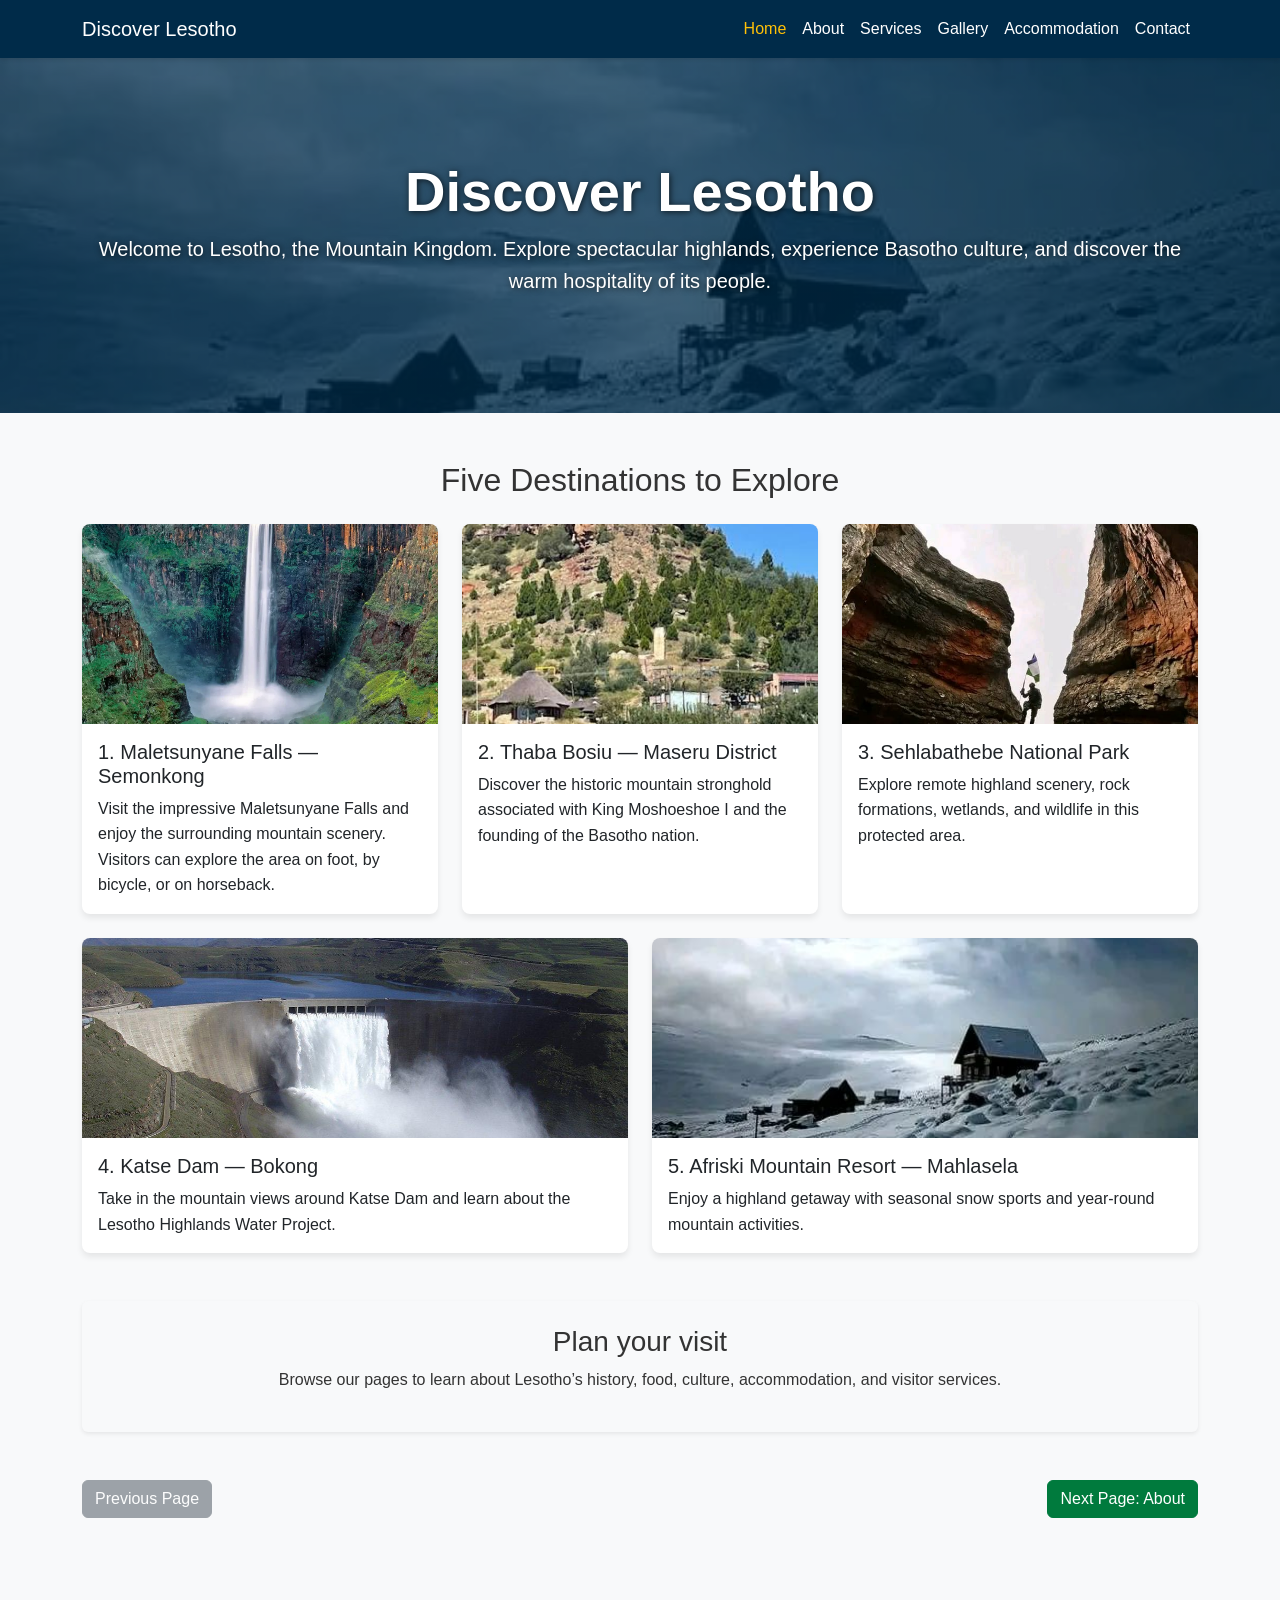
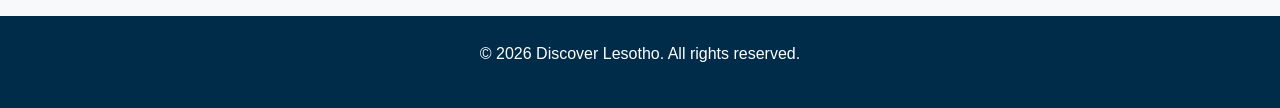
<file: index.html>
<!DOCTYPE html>
<html lang="en">
<head>
    <meta charset="UTF-8">
    <meta name="viewport" content="width=device-width, initial-scale=1.0">
    <title>Discover Lesotho - Home</title>
    <link href="https://cdn.jsdelivr.net/npm/bootstrap@5.3.0/dist/css/bootstrap.min.css" rel="stylesheet">
    <link rel="stylesheet" href="style.css">
</head>
<body>
    <header>
        <nav class="navbar navbar-expand-lg navbar-dark">
            <div class="container">
                <a class="navbar-brand" href="index.html">Discover Lesotho</a>
                <button class="navbar-toggler" type="button" data-bs-toggle="collapse" data-bs-target="#navbarNav">
                    <span class="navbar-toggler-icon"></span>
                </button>
                <div class="collapse navbar-collapse" id="navbarNav">
                    <ul class="navbar-nav ms-auto">
                        <li class="nav-item"><a class="nav-link active" href="index.html">Home</a></li>
                        <li class="nav-item"><a class="nav-link" href="about.html">About</a></li>
                        <li class="nav-item"><a class="nav-link" href="services.html">Services</a></li>
                        <li class="nav-item"><a class="nav-link" href="gallery.html">Gallery</a></li>
                        <li class="nav-item"><a class="nav-link" href="accommodation.html">Accommodation</a></li>
                        <li class="nav-item"><a class="nav-link" href="contact.html">Contact</a></li>
                    </ul>
                </div>
            </div>
        </nav>
    </header>

    <main>
        <section class="hero-section text-center">
            <div class="container">
                <h1 class="display-4 fw-bold">Discover Lesotho</h1>
                <p class="lead">Welcome to Lesotho, the Mountain Kingdom. Explore spectacular highlands, experience Basotho culture, and discover the warm hospitality of its people.</p>
            </div>
        </section>

        <div class="container my-5">
            <h2 class="text-center mb-4">Five Destinations to Explore</h2>
            <div class="row g-4">
                <div class="col-md-4">
                    <div class="card h-100">
                        <img src="maletsunyane.jpg" class="card-img-top" alt="Maletsunyane Falls">
                        <div class="card-body">
                            <h5 class="card-title">1. Maletsunyane Falls — Semonkong</h5>
                            <p class="card-text">Visit the impressive Maletsunyane Falls and enjoy the surrounding mountain scenery. Visitors can explore the area on foot, by bicycle, or on horseback.</p>
                        </div>
                    </div>
                </div>
                <div class="col-md-4">
                    <div class="card h-100">
                        <img src="thaba bosiu.jpg" class="card-img-top" alt="Thaba Bosiu">
                        <div class="card-body">
                            <h5 class="card-title">2. Thaba Bosiu — Maseru District</h5>
                            <p class="card-text">Discover the historic mountain stronghold associated with King Moshoeshoe I and the founding of the Basotho nation.</p>
                        </div>
                    </div>
                </div>
                <div class="col-md-4">
                    <div class="card h-100">
                        <img src="sehlabathebe.jpeg" class="card-img-top" alt="Sehlabathebe National Park">
                        <div class="card-body">
                            <h5 class="card-title">3. Sehlabathebe National Park</h5>
                            <p class="card-text">Explore remote highland scenery, rock formations, wetlands, and wildlife in this protected area.</p>
                        </div>
                    </div>
                </div>
                <div class="col-md-6">
                    <div class="card h-100">
                        <img src="katse-dam.jpg" class="card-img-top" alt="Katse Dam">
                        <div class="card-body">
                            <h5 class="card-title">4. Katse Dam — Bokong</h5>
                            <p class="card-text">Take in the mountain views around Katse Dam and learn about the Lesotho Highlands Water Project.</p>
                        </div>
                    </div>
                </div>
                <div class="col-md-6">
                    <div class="card h-100">
                        <img src="afriski mountain resort.jpeg" class="card-img-top" alt="Afriski Mountain Resort">
                        <div class="card-body">
                            <h5 class="card-title">5. Afriski Mountain Resort — Mahlasela</h5>
                            <p class="card-text">Enjoy a highland getaway with seasonal snow sports and year-round mountain activities.</p>
                        </div>
                    </div>
                </div>
            </div>

            <div class="mt-5 p-4 bg-light rounded text-center shadow-sm">
                <h3>Plan your visit</h3>
                <p>Browse our pages to learn about Lesotho’s history, food, culture, accommodation, and visitor services.</p>
            </div>

       
            <div class="d-flex justify-content-between mt-5">
                <button class="btn btn-secondary" disabled>Previous Page</button>
                <a href="about.html" class="btn btn-primary">Next Page: About</a>
            </div>
        </div>
    </main>

    <footer>
        <p>&copy; 2026 Discover Lesotho. All rights reserved.</p>
    </footer>

    <script src="https://cdn.jsdelivr.net/npm/bootstrap@5.3.0/dist/js/bootstrap.bundle.min.js"></script>
    <script src="script.js"></script>
</body>
</html>
</file>
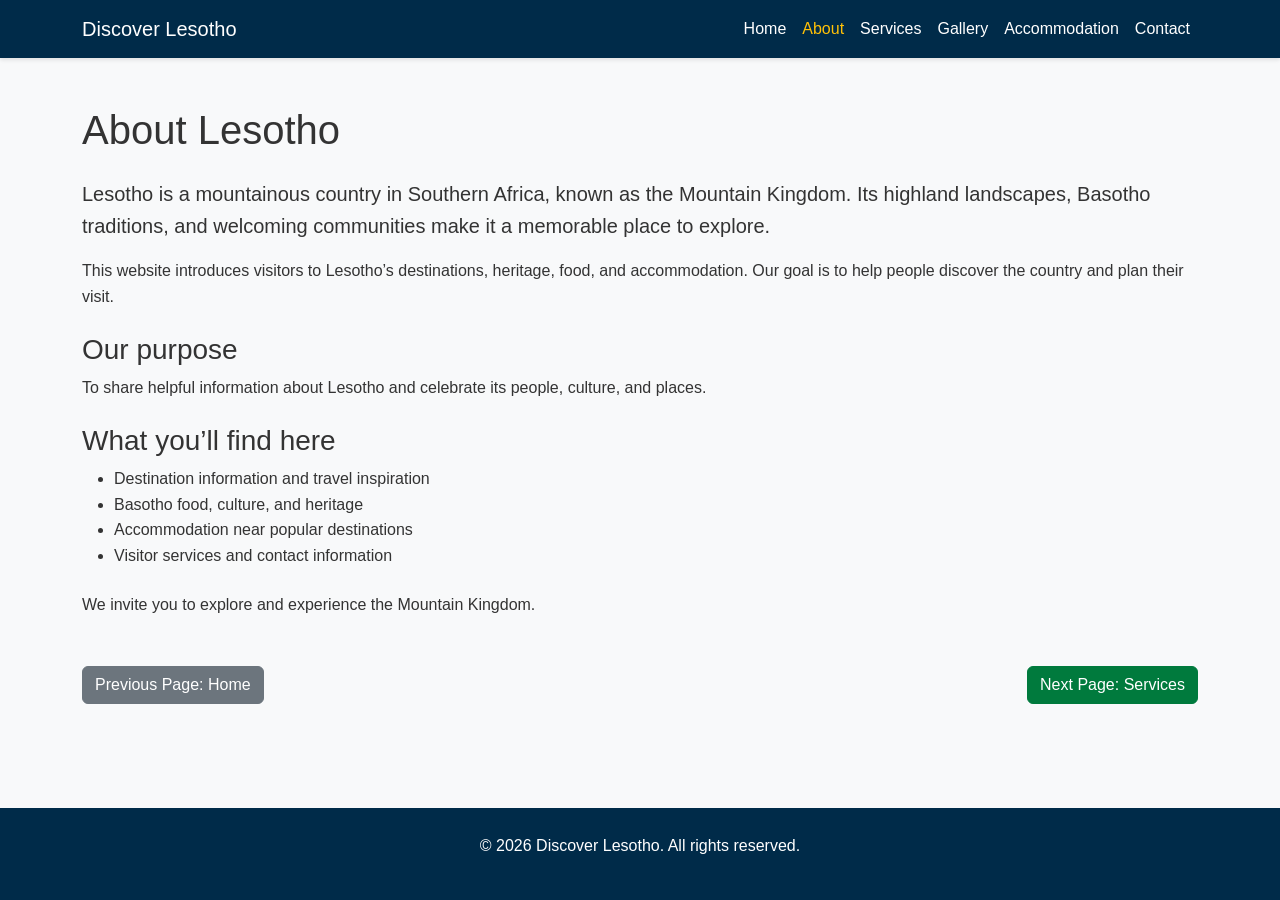
<file: about.html>
<!DOCTYPE html>
<html lang="en">
<head>
    <meta charset="UTF-8">
    <meta name="viewport" content="width=device-width, initial-scale=1.0">
    <title>Discover Lesotho - About</title>
    <link href="https://cdn.jsdelivr.net/npm/bootstrap@5.3.0/dist/css/bootstrap.min.css" rel="stylesheet">
    <link rel="stylesheet" href="style.css">
</head>
<body>
    <header>
        <nav class="navbar navbar-expand-lg navbar-dark">
            <div class="container">
                <a class="navbar-brand" href="index.html">Discover Lesotho</a>
                <button class="navbar-toggler" type="button" data-bs-toggle="collapse" data-bs-target="#navbarNav">
                    <span class="navbar-toggler-icon"></span>
                </button>
                <div class="collapse navbar-collapse" id="navbarNav">
                    <ul class="navbar-nav ms-auto">
                        <li class="nav-item"><a class="nav-link" href="index.html">Home</a></li>
                        <li class="nav-item"><a class="nav-link active" href="about.html">About</a></li>
                        <li class="nav-item"><a class="nav-link" href="services.html">Services</a></li>
                        <li class="nav-item"><a class="nav-link" href="gallery.html">Gallery</a></li>
                        <li class="nav-item"><a class="nav-link" href="accommodation.html">Accommodation</a></li>
                        <li class="nav-item"><a class="nav-link" href="contact.html">Contact</a></li>
                    </ul>
                </div>
            </div>
        </nav>
    </header>

    <main class="container my-5">
        <h1 class="mb-4">About Lesotho</h1>
        <p class="lead">Lesotho is a mountainous country in Southern Africa, known as the Mountain Kingdom. Its highland landscapes, Basotho traditions, and welcoming communities make it a memorable place to explore.</p>
        
        <p>This website introduces visitors to Lesotho’s destinations, heritage, food, and accommodation. Our goal is to help people discover the country and plan their visit.</p>

        <h3 class="mt-4">Our purpose</h3>
        <p>To share helpful information about Lesotho and celebrate its people, culture, and places.</p>

        <h3 class="mt-4">What you’ll find here</h3>
        <ul>
            <li>Destination information and travel inspiration</li>
            <li>Basotho food, culture, and heritage</li>
            <li>Accommodation near popular destinations</li>
            <li>Visitor services and contact information</li>
        </ul>

        <p class="mt-4">We invite you to explore and experience the Mountain Kingdom.</p>

        <div class="d-flex justify-content-between mt-5">
            <a href="index.html" class="btn btn-secondary">Previous Page: Home</a>
            <a href="services.html" class="btn btn-primary">Next Page: Services</a>
        </div>
    </main>

    <footer>
        <p>&copy; 2026 Discover Lesotho. All rights reserved.</p>
    </footer>

    <script src="https://cdn.jsdelivr.net/npm/bootstrap@5.3.0/dist/js/bootstrap.bundle.min.js"></script>
    <script src="script.js"></script>
</body>
</html>
</file>
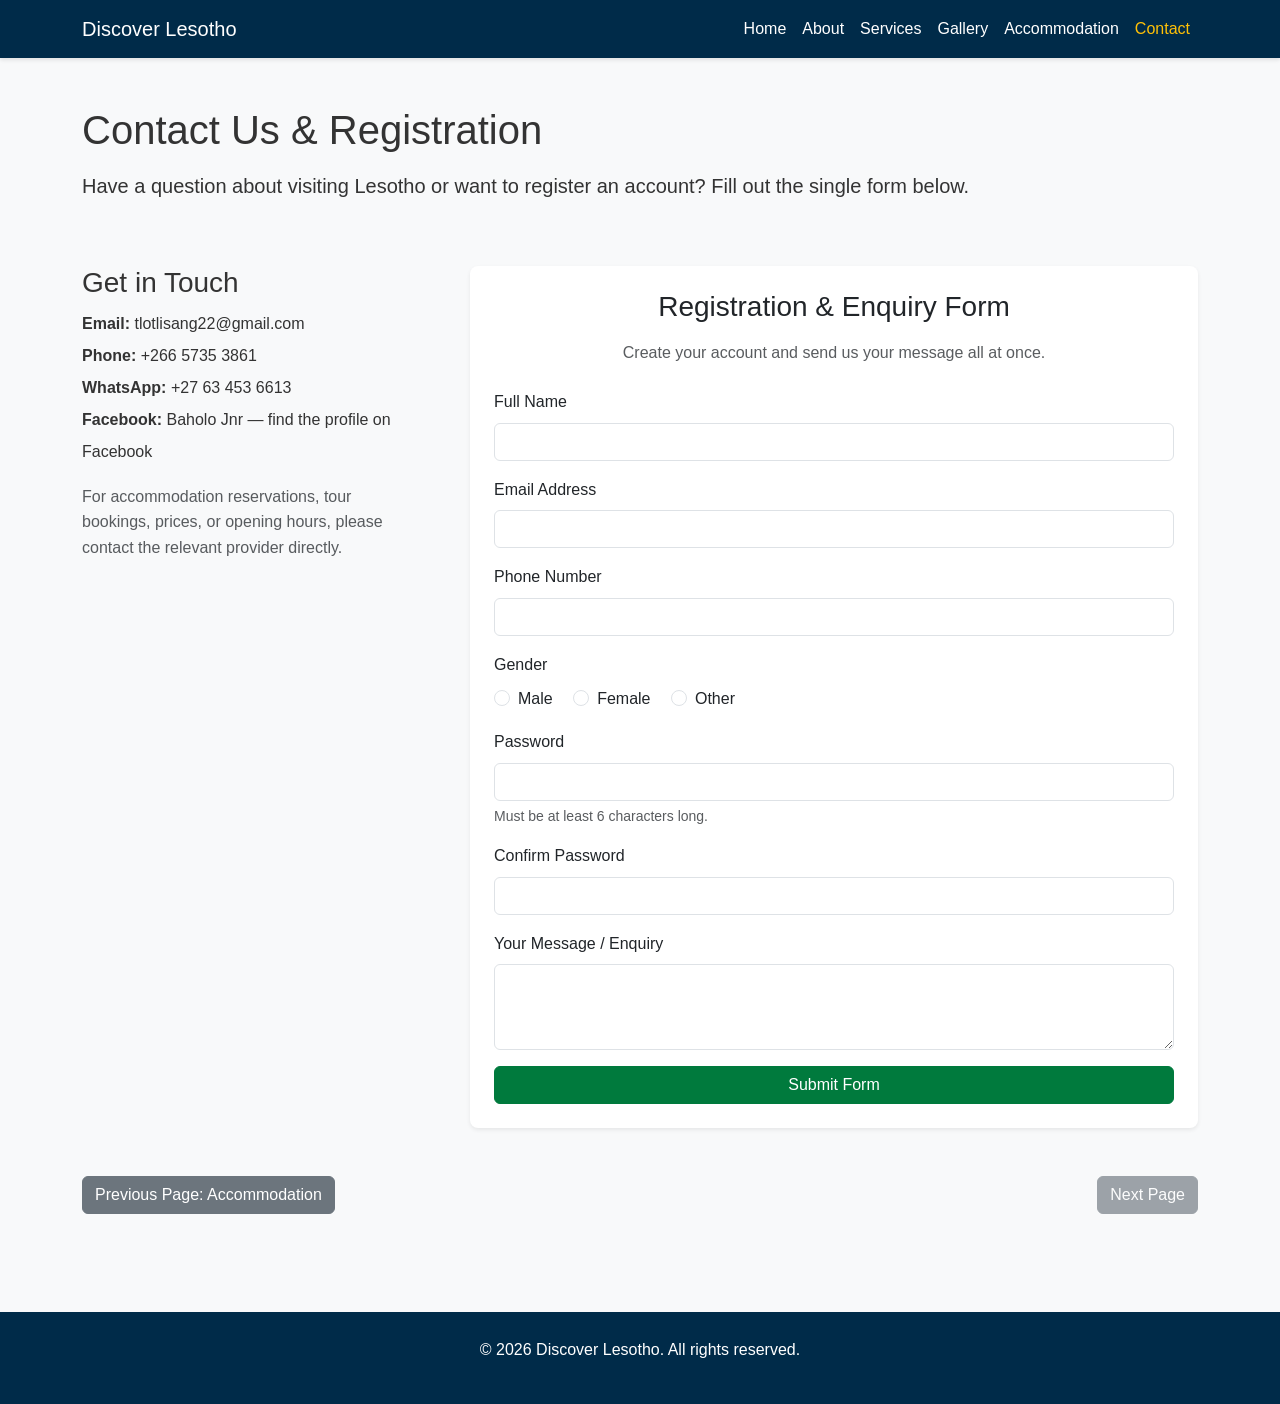
<file: contact.html>
<!DOCTYPE html>
<html lang="en">
<head>
    <meta charset="UTF-8">
    <meta name="viewport" content="width=device-width, initial-scale=1.0">
    <title>Discover Lesotho - Contact & Registration</title>
    
    <link href="https://cdn.jsdelivr.net/npm/bootstrap@5.3.0/dist/css/bootstrap.min.css" rel="stylesheet">
    
    <link rel="stylesheet" href="style.css">
</head>
<body>
    <header>
        <nav class="navbar navbar-expand-lg navbar-dark">
            <div class="container">
                <a class="navbar-brand" href="index.html">Discover Lesotho</a>
                <button class="navbar-toggler" type="button" data-bs-toggle="collapse" data-bs-target="#navbarNav">
                    <span class="navbar-toggler-icon"></span>
                </button>
                <div class="collapse navbar-collapse" id="navbarNav">
                    <ul class="navbar-nav ms-auto">
                        <li class="nav-item"><a class="nav-link" href="index.html">Home</a></li>
                        <li class="nav-item"><a class="nav-link" href="about.html">About</a></li>
                        <li class="nav-item"><a class="nav-link" href="services.html">Services</a></li>
                        <li class="nav-item"><a class="nav-link" href="gallery.html">Gallery</a></li>
                        <li class="nav-item"><a class="nav-link" href="accommodation.html">Accommodation</a></li>
                        <li class="nav-item"><a class="nav-link active" href="contact.html">Contact</a></li>
                    </ul>
                </div>
            </div>
        </nav>
    </header>

    <main class="container my-5">
        <h1 class="mb-3">Contact Us & Registration</h1>
        <p class="lead">Have a question about visiting Lesotho or want to register an account? Fill out the single form below.</p>

        <div class="row g-5 my-3">
    
            <div class="col-md-4">
                <h3>Get in Touch</h3>
                <ul class="list-unstyled lh-lg">
                    <li><strong>Email:</strong> tlotlisang22@gmail.com</li>
                    <li><strong>Phone:</strong> +266 5735 3861</li>
                    <li><strong>WhatsApp:</strong> +27 63 453 6613</li>
                    <li><strong>Facebook:</strong> Baholo Jnr — find the profile on Facebook</li>
                </ul>
                <p class="text-muted mt-3">For accommodation reservations, tour bookings, prices, or opening hours, please contact the relevant provider directly.</p>
            </div>

    
            <div class="col-md-8">
                <div class="card p-4 shadow-sm">
                    <h3 class="mb-3 text-center">Registration & Enquiry Form</h3>
                    <p class="text-muted text-center mb-4">Create your account and send us your message all at once.</p>
                    
                    <form id="combinedForm">
                        <div class="mb-3">
                            <label for="fullName" class="form-label">Full Name</label>
                            <input type="text" class="form-control" id="fullName" required>
                        </div>
                        <div class="mb-3">
                            <label for="email" class="form-label">Email Address</label>
                            <input type="email" class="form-control" id="email" required>
                        </div>
                        <div class="mb-3">
                            <label for="phone" class="form-label">Phone Number</label>
                            <input type="tel" class="form-control" id="phone" required>
                        </div>
                        <div class="mb-3">
                            <label class="form-label d-block">Gender</label>
                            <div class="form-check form-check-inline">
                                <input class="form-check-input" type="radio" name="gender" id="genderMale" value="Male" required>
                                <label class="form-check-label" for="genderMale">Male</label>
                            </div>
                            <div class="form-check form-check-inline">
                                <input class="form-check-input" type="radio" name="gender" id="genderFemale" value="Female">
                                <label class="form-check-label" for="genderFemale">Female</label>
                            </div>
                            <div class="form-check form-check-inline">
                                <input class="form-check-input" type="radio" name="gender" id="genderOther" value="Other">
                                <label class="form-check-label" for="genderOther">Other</label>
                            </div>
                        </div>
                        <div class="mb-3">
                            <label for="password" class="form-label">Password</label>
                            <input type="password" class="form-control" id="password" minlength="6" required>
                            <div class="form-text">Must be at least 6 characters long.</div>
                        </div>
                        <div class="mb-3">
                            <label for="confirmPassword" class="form-label">Confirm Password</label>
                            <input type="password" class="form-control" id="confirmPassword" minlength="6" required>
                        </div>
                        <div class="mb-3">
                            <label for="message" class="form-label">Your Message / Enquiry</label>
                            <textarea class="form-control" id="message" rows="3" required></textarea>
                        </div>
                        <button type="submit" class="btn btn-primary w-100">Submit Form</button>
                    </form>
                </div>
            </div>
        </div>

    
        <div class="d-flex justify-content-between mt-5">
            <a href="accommodation.html" class="btn btn-secondary">Previous Page: Accommodation</a>
            <button class="btn btn-secondary" disabled>Next Page</button>
        </div>
    </main>

    
    <footer>
        <p>&copy; 2026 Discover Lesotho. All rights reserved.</p>
    </footer>

    <!-- Bootstrap 5 JS Bundle -->
    <script src="https://cdn.jsdelivr.net/npm/bootstrap@5.3.0/dist/js/bootstrap.bundle.min.js"></script>
    <script src="script.js"></script>
</body>
</html>
</file>
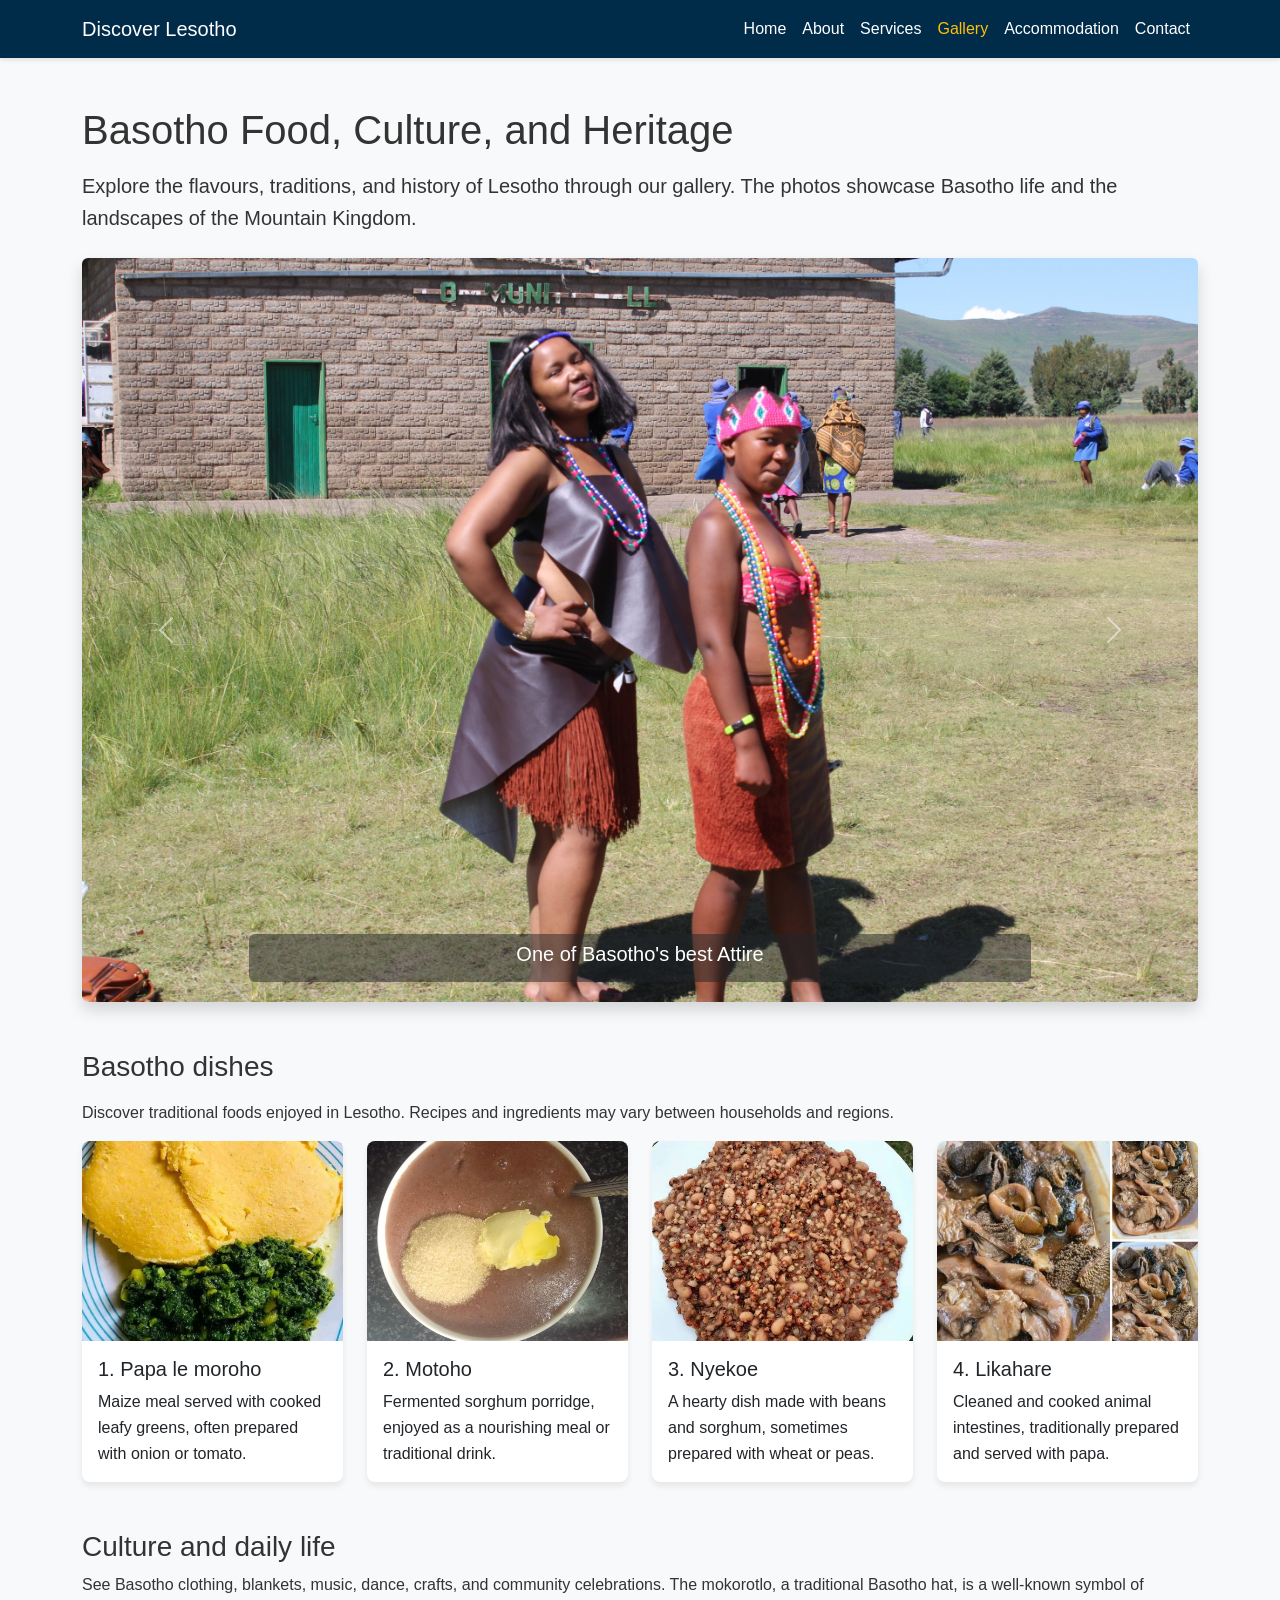
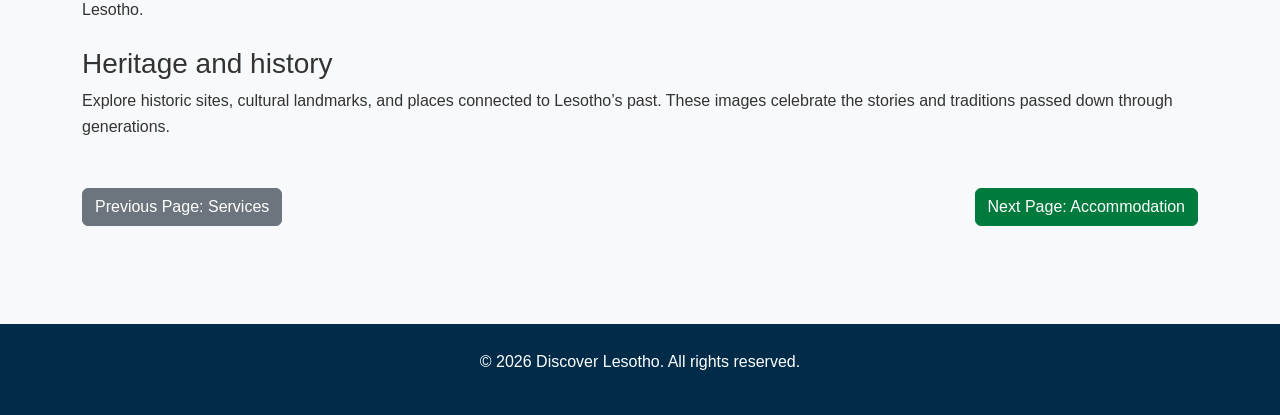
<file: gallery.html>
<!DOCTYPE html>
<html lang="en">
<head>
    <meta charset="UTF-8">
    <meta name="viewport" content="width=device-width, initial-scale=1.0">
    <title>Discover Lesotho - Gallery</title>
    
    <link href="https://cdn.jsdelivr.net/npm/bootstrap@5.3.0/dist/css/bootstrap.min.css" rel="stylesheet">

    <link rel="stylesheet" href="style.css">
</head>
<body>
    <header>
        <nav class="navbar navbar-expand-lg navbar-dark">
            <div class="container">
                <a class="navbar-brand" href="index.html">Discover Lesotho</a>
                <button class="navbar-toggler" type="button" data-bs-toggle="collapse" data-bs-target="#navbarNav">
                    <span class="navbar-toggler-icon"></span>
                </button>
                <div class="collapse navbar-collapse" id="navbarNav">
                    <ul class="navbar-nav ms-auto">
                        <li class="nav-item"><a class="nav-link" href="index.html">Home</a></li>
                        <li class="nav-item"><a class="nav-link" href="about.html">About</a></li>
                        <li class="nav-item"><a class="nav-link" href="services.html">Services</a></li>
                        <li class="nav-item"><a class="nav-link active" href="gallery.html">Gallery</a></li>
                        <li class="nav-item"><a class="nav-link" href="accommodation.html">Accommodation</a></li>
                        <li class="nav-item"><a class="nav-link" href="contact.html">Contact</a></li>
                    </ul>
                </div>
            </div>
        </nav>
    </header>

    <main class="container my-5">
        <h1 class="mb-3">Basotho Food, Culture, and Heritage</h1>
        <p class="lead">Explore the flavours, traditions, and history of Lesotho through our gallery. The photos showcase Basotho life and the landscapes of the Mountain Kingdom.</p>

        
        <div id="galleryCarousel" class="carousel slide my-4 shadow rounded overflow-hidden" data-bs-ride="carousel">
            <div class="carousel-inner">
                <div class="carousel-item active">
                    <img src="Picture-3-scaled.jpg" class="d-block w-100" alt="Heritage site">
                    <div class="carousel-caption d-none d-md-block bg-dark bg-opacity-50 rounded p-2">
                        <h5>One of Basotho's best Attire</h5>
                    </div>
                </div>
                <div class="carousel-item">
                    <img src="basotho blankets" class="d-block w-100" alt="Basotho blankets">
                    <div class="carousel-caption d-none d-md-block bg-dark bg-opacity-50 rounded p-2">
                        <h5>Basotho blankets worn for warmth and cultural expression</h5>
                    </div>
                </div>
                <div class="carousel-item">
                    <img src="Lisebelisoa-Tsa-Lapeng-Tsa-Basotho-Sesotho-Chart.jpg" class="d-block w-100" alt="Community celebration">
                    <div class="carousel-caption d-none d-md-block bg-dark bg-opacity-50 rounded p-2">
                        <h5>Basotho traditional products</h5>
                    </div>
                </div>
            </div>
            <button class="carousel-control-prev" type="button" data-bs-target="#galleryCarousel" data-bs-slide="prev">
                <span class="carousel-control-prev-icon"></span>
            </button>
            <button class="carousel-control-next" type="button" data-bs-target="#galleryCarousel" data-bs-slide="next">
                <span class="carousel-control-next-icon"></span>
            </button>
        </div>

        
        <h3 class="mt-5 mb-3">Basotho dishes</h3>
        <p>Discover traditional foods enjoyed in Lesotho. Recipes and ingredients may vary between households and regions.</p>
        
        <div class="row g-4 mb-5">
            <div class="col-md-6 col-lg-3">
                <div class="card h-100">
                    <img src="papa le moroho.jpg" class="card-img-top" alt="Papa le moroho">
                    <div class="card-body">
                        <h5 class="card-title">1. Papa le moroho</h5>
                        <p class="card-text">Maize meal served with cooked leafy greens, often prepared with onion or tomato.</p>
                    </div>
                </div>
            </div>
            <div class="col-md-6 col-lg-3">
                <div class="card h-100">
                    <img src="motoho.jpg" class="card-img-top" alt="Motoho">
                    <div class="card-body">
                        <h5 class="card-title">2. Motoho</h5>
                        <p class="card-text">Fermented sorghum porridge, enjoyed as a nourishing meal or traditional drink.</p>
                    </div>
                </div>
            </div>
            <div class="col-md-6 col-lg-3">
                <div class="card h-100">
                    <img src="nyekoe.jpg" class="card-img-top" alt="Nyekoe">
                    <div class="card-body">
                        <h5 class="card-title">3. Nyekoe</h5>
                        <p class="card-text">A hearty dish made with beans and sorghum, sometimes prepared with wheat or peas.</p>
                    </div>
                </div>
            </div>
            <div class="col-md-6 col-lg-3">
                <div class="card h-100">
                    <img src="likahare.jpg" class="card-img-top" alt="Likahare">
                    <div class="card-body">
                        <h5 class="card-title">4. Likahare</h5>
                        <p class="card-text">Cleaned and cooked animal intestines, traditionally prepared and served with papa.</p>
                    </div>
                </div>
            </div>
        </div>

        
        <h3 class="mt-4">Culture and daily life</h3>
        <p>See Basotho clothing, blankets, music, dance, crafts, and community celebrations. The mokorotlo, a traditional Basotho hat, is a well-known symbol of Lesotho.</p>

        <h3 class="mt-4">Heritage and history</h3>
        <p>Explore historic sites, cultural landmarks, and places connected to Lesotho’s past. These images celebrate the stories and traditions passed down through generations.</p>

           <div class="d-flex justify-content-between mt-5">
            <a href="services.html" class="btn btn-secondary">Previous Page: Services</a>
            <a href="accommodation.html" class="btn btn-primary">Next Page: Accommodation</a>
        </div>
    </main>

    
    <footer>
        <p>&copy; 2026 Discover Lesotho. All rights reserved.</p>
    </footer>

    <!-- Bootstrap 5 JS Bundle -->
    <script src="https://cdn.jsdelivr.net/npm/bootstrap@5.3.0/dist/js/bootstrap.bundle.min.js"></script>
    <script src="script.js"></script>
</body>
</html>
</file>
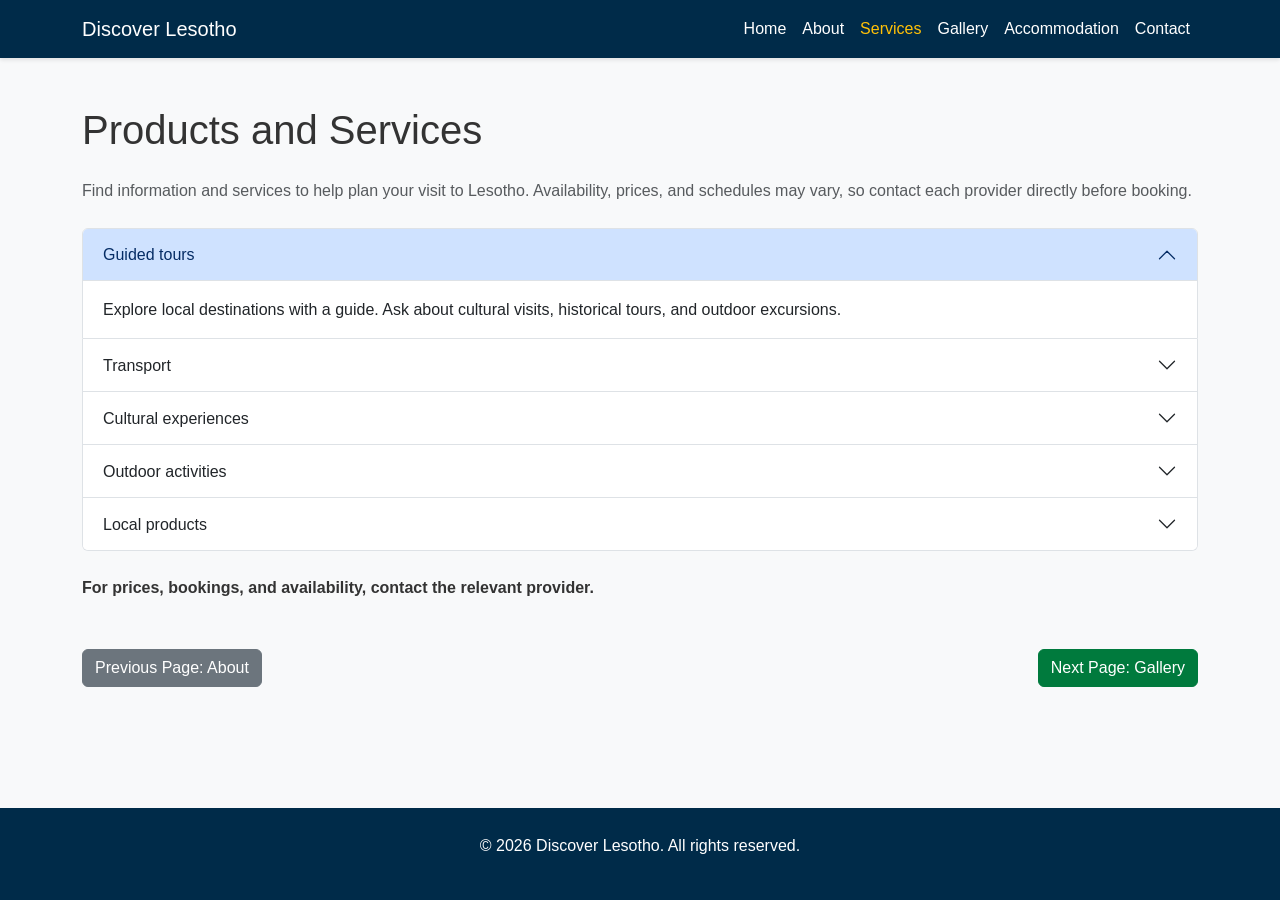
<file: services.html>
<!DOCTYPE html>
<html lang="en">
<head>
    <meta charset="UTF-8">
    <meta name="viewport" content="width=device-width, initial-scale=1.0">
    <title>Discover Lesotho - Products & Services</title>
    <link href="https://cdn.jsdelivr.net/npm/bootstrap@5.3.0/dist/css/bootstrap.min.css" rel="stylesheet">
    <link rel="stylesheet" href="style.css">
</head>
<body>
    <header>
        <nav class="navbar navbar-expand-lg navbar-dark">
            <div class="container">
                <a class="navbar-brand" href="index.html">Discover Lesotho</a>
                <button class="navbar-toggler" type="button" data-bs-toggle="collapse" data-bs-target="#navbarNav">
                    <span class="navbar-toggler-icon"></span>
                </button>
                <div class="collapse navbar-collapse" id="navbarNav">
                    <ul class="navbar-nav ms-auto">
                        <li class="nav-item"><a class="nav-link" href="index.html">Home</a></li>
                        <li class="nav-item"><a class="nav-link" href="about.html">About</a></li>
                        <li class="nav-item"><a class="nav-link active" href="services.html">Services</a></li>
                        <li class="nav-item"><a class="nav-link" href="gallery.html">Gallery</a></li>
                        <li class="nav-item"><a class="nav-link" href="accommodation.html">Accommodation</a></li>
                        <li class="nav-item"><a class="nav-link" href="contact.html">Contact</a></li>
                    </ul>
                </div>
            </div>
        </nav>
    </header>

    <main class="container my-5">
        <h1 class="mb-4">Products and Services</h1>
        <p class="text-muted">Find information and services to help plan your visit to Lesotho. Availability, prices, and schedules may vary, so contact each provider directly before booking.</p>

        <div class="accordion my-4" id="servicesAccordion">
            <div class="accordion-item">
                <h2 class="accordion-header" id="headingOne">
                    <button class="accordion-button" type="button" data-bs-toggle="collapse" data-bs-target="#collapseOne">
                        Guided tours
                    </button>
                </h2>
                <div id="collapseOne" class="accordion-collapse collapse show" data-bs-parent="#servicesAccordion">
                    <div class="accordion-body">
                        Explore local destinations with a guide. Ask about cultural visits, historical tours, and outdoor excursions.
                    </div>
                </div>
            </div>
            <div class="accordion-item">
                <h2 class="accordion-header" id="headingTwo">
                    <button class="accordion-button collapsed" type="button" data-bs-toggle="collapse" data-bs-target="#collapseTwo">
                        Transport
                    </button>
                </h2>
                <div id="collapseTwo" class="accordion-collapse collapse" data-bs-parent="#servicesAccordion">
                    <div class="accordion-body">
                        Find transport options for travelling between towns and attractions. Confirm routes, schedules, and prices with the provider.
                    </div>
                </div>
            </div>
            <div class="accordion-item">
                <h2 class="accordion-header" id="headingThree">
                    <button class="accordion-button collapsed" type="button" data-bs-toggle="collapse" data-bs-target="#collapseThree">
                        Cultural experiences
                    </button>
                </h2>
                <div id="collapseThree" class="accordion-collapse collapse" data-bs-parent="#servicesAccordion">
                    <div class="accordion-body">
                        Discover Basotho traditions, crafts, music, food, and daily life through experiences offered by local people and organisations.
                    </div>
                </div>
            </div>
            <div class="accordion-item">
                <h2 class="accordion-header" id="headingFour">
                    <button class="accordion-button collapsed" type="button" data-bs-toggle="collapse" data-bs-target="#collapseFour">
                        Outdoor activities
                    </button>
                </h2>
                <div id="collapseFour" class="accordion-collapse collapse" data-bs-parent="#servicesAccordion">
                    <div class="accordion-body">
                        Explore activities such as hiking, horse riding, mountain biking, and seasonal snow sports. Check local conditions and safety requirements before setting out.
                    </div>
                </div>
            </div>
            <div class="accordion-item">
                <h2 class="accordion-header" id="headingFive">
                    <button class="accordion-button collapsed" type="button" data-bs-toggle="collapse" data-bs-target="#collapseFive">
                        Local products
                    </button>
                </h2>
                <div id="collapseFive" class="accordion-collapse collapse" data-bs-parent="#servicesAccordion">
                    <div class="accordion-body">
                        Discover Basotho crafts, textiles, souvenirs, and locally made goods. Where possible, buy directly from local makers.
                    </div>
                </div>
            </div>
        </div>

        <p class="fw-bold mt-4">For prices, bookings, and availability, contact the relevant provider.</p>

        <div class="d-flex justify-content-between mt-5">
            <a href="about.html" class="btn btn-secondary">Previous Page: About</a>
            <a href="gallery.html" class="btn btn-primary">Next Page: Gallery</a>
        </div>
    </main>

    <footer>
        <p>&copy; 2026 Discover Lesotho. All rights reserved.</p>
    </footer>

    <script src="https://cdn.jsdelivr.net/npm/bootstrap@5.3.0/dist/js/bootstrap.bundle.min.js"></script>
    <script src="script.js"></script>
</body>
</html>
</file>
<file: style.css>
:root {
    --primary-color: #002B49;     
    --accent-color: #007A3D;      
       --secondary-color: #01411C;    
    --bg-light: #f8f9fa;           
    --text-dark: #333333;         
        --transition-speed: 0.3s ease; 
}

* {
    box-sizing: border-box;
}

body {
    font-family: 'Segoe UI', Tahoma, Geneva, Verdana, sans-serif;
    background-color: var(--bg-light);
    color: var(--text-dark);
    margin: 0;
    padding: 0;
    display: flex;
    flex-direction: column;
    min-height: 100vh;
    line-height: 1.6;
}

main {
    flex: 1;
}
.navbar {
    background-color: var(--primary-color) !important;
    box-shadow: 0 2px 4px rgba(0, 0, 0, 0.1);
}

.navbar-brand, .nav-link {
    color: #ffffff !important;
    font-weight: 500;
    transition: color var(--transition-speed);
}

.nav-link:hover, .nav-link.active {
    color: #ffc107 !important; 
}

.hero-section {
    background: linear-gradient(rgba(0, 43, 73, 0.75), rgba(0, 43, 73, 0.75)), 
                url('afriski\ mountain\ resort.jpeg') no-repeat center center/cover;
    color: white;
    padding: 100px 20px;
    text-shadow: 1px 1px 6px rgba(0, 0, 0, 0.7);
    margin-bottom: 30px;
}

.card {
    border: none;
    border-radius: 8px;
    background-color: #ffffff;
    box-shadow: 0 4px 6px rgba(0, 0, 0, 0.08);
    transition: transform var(--transition-speed), box-shadow var(--transition-speed);
}

.card:hover {
    transform: translateY(-6px);
    box-shadow: 0 10px 20px rgba(0, 0, 0, 0.15);
}

.card-img-top {
    height: 200px;
    object-fit: cover;
    border-top-left-radius: 8px;
    border-top-right-radius: 8px;
}

.btn-primary {
    background-color: var(--accent-color);
    border-color: var(--accent-color);
    transition: background-color var(--transition-speed), border-color var(--transition-speed);
}

.btn-primary:hover {
    background-color: var(--secondary-color);
    border-color: var(--secondary-color);
}
   .table th {
    background-color: var(--primary-color);
    color: white;
}

.form-control:focus {
    border-color: var(--accent-color);
    box-shadow: 0 0 0 0.25rem rgba(0, 122, 61, 0.25);
}

footer {
    background-color: var(--primary-color);
    color: white;
    text-align: center;
    padding: 25px 0;
    margin-top: 50px;
}
</file>
